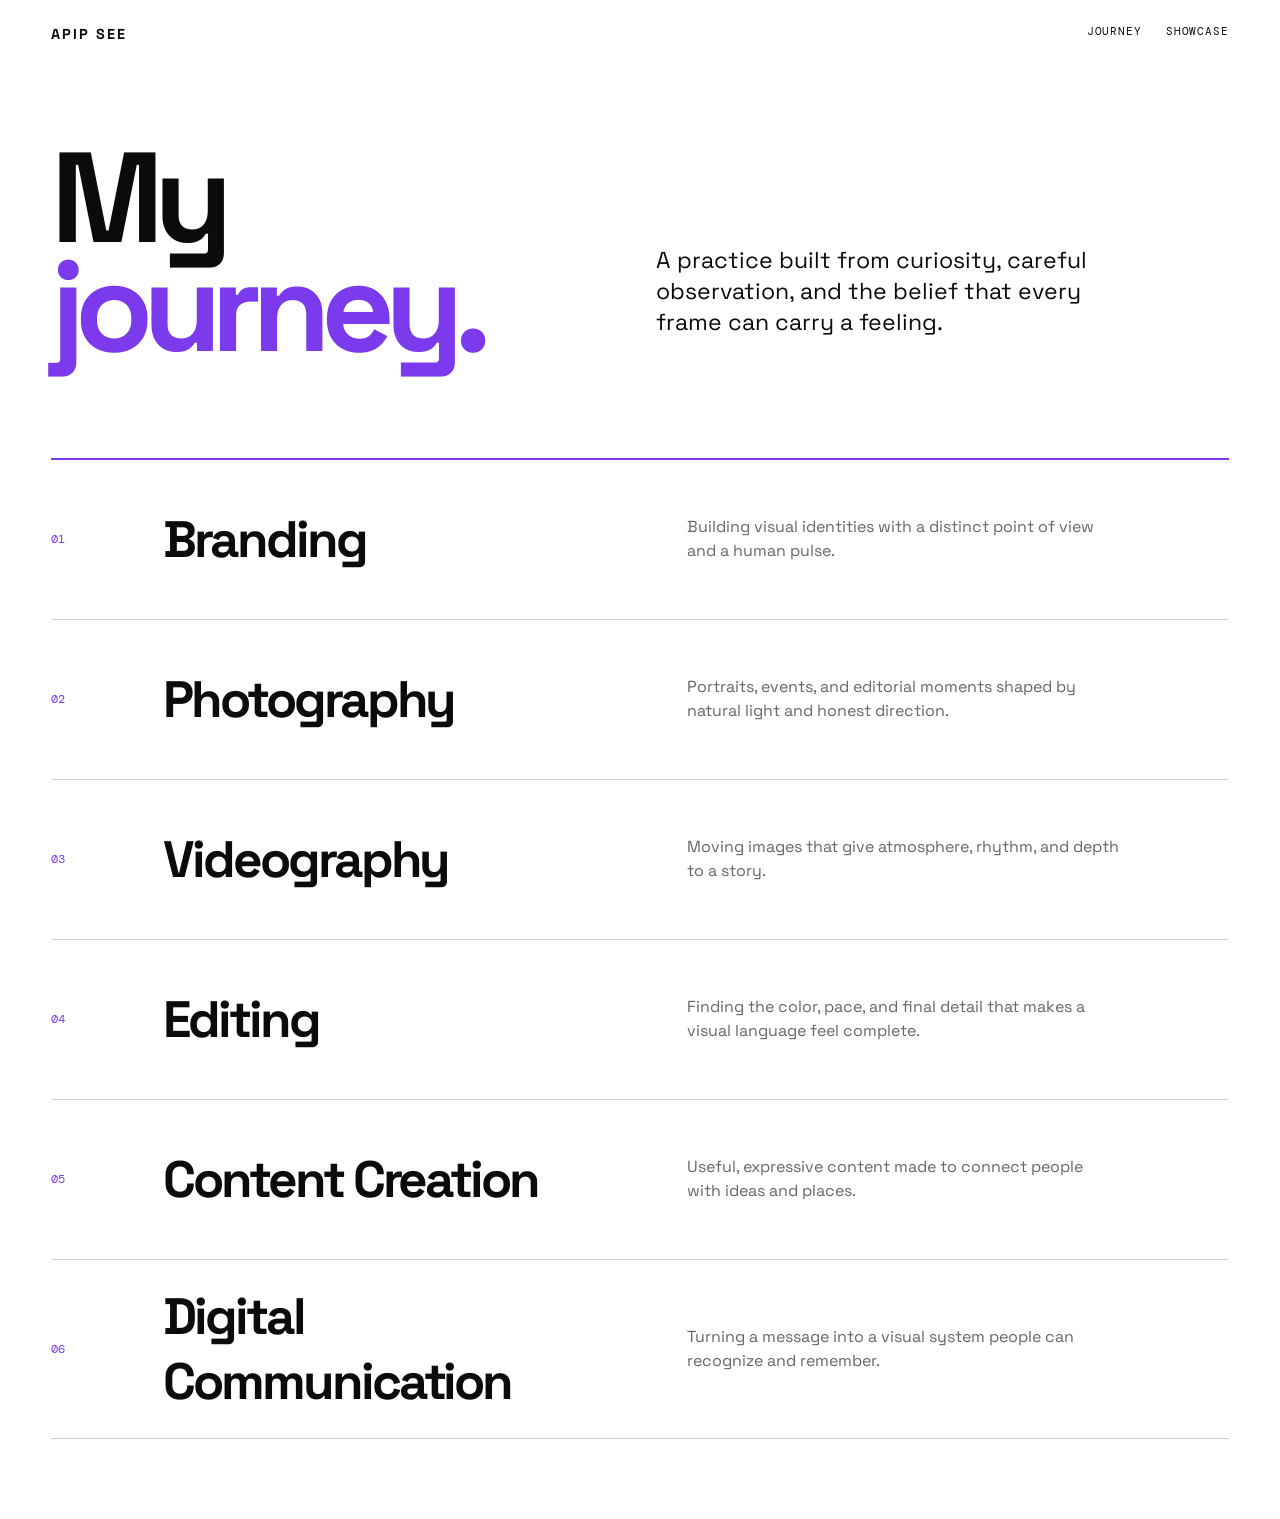
<file: journey.html>
<!DOCTYPE html>
<html lang="en">
  <head>
    <meta charset="UTF-8" />
    <meta name="viewport" content="width=device-width, initial-scale=1.0" />
    <meta name="description" content="The APIP SEE creative journey." />
    <title>Journey | APIP SEE</title>
    <link rel="stylesheet" href="assets/css/style.css" />
  </head>
  <body>
    <header class="site-header">
      <a class="brand" href="journey.html">APIP SEE</a>
      <nav class="site-nav" aria-label="Main navigation">
        <a href="journey.html" aria-current="page">Journey</a>
        <a href="showcase.html">Showcase</a>
      </nav>
    </header>
    <main class="page-shell">
      <section class="page-intro reveal">
        <h1>My<br /><em>journey.</em></h1>
        <p>A practice built from curiosity, careful observation, and the belief that every frame can carry a feeling.</p>
      </section>
      <section class="journey-list" aria-label="Creative services">
        <article class="journey-card"><h2>Branding</h2><p>Building visual identities with a distinct point of view and a human pulse.</p></article>
        <article class="journey-card"><h2>Photography</h2><p>Portraits, events, and editorial moments shaped by natural light and honest direction.</p></article>
        <article class="journey-card"><h2>Videography</h2><p>Moving images that give atmosphere, rhythm, and depth to a story.</p></article>
        <article class="journey-card"><h2>Editing</h2><p>Finding the color, pace, and final detail that makes a visual language feel complete.</p></article>
        <article class="journey-card"><h2>Content Creation</h2><p>Useful, expressive content made to connect people with ideas and places.</p></article>
        <article class="journey-card"><h2>Digital Communication</h2><p>Turning a message into a visual system people can recognize and remember.</p></article>
      </section>
    </main>
    <script src="assets/js/script.js"></script>
  </body>
</html>
</file>
<file: assets/css/style.css>
@import url('https://fonts.googleapis.com/css2?family=DM+Mono:wght@400;500&family=Space+Grotesk:wght@400;500;600;700&display=swap');

:root {
  --ink: #0b0b0d;
  --paper: #ffffff;
  --acid: #ffffff;
  --violet: #7c3aed;
  --line: rgba(17, 17, 15, 0.2);
  --muted: #67665f;
  --pad: clamp(1.25rem, 4vw, 4rem);
}

* { box-sizing: border-box; }
html { scroll-behavior: smooth; }
body { margin: 0; background: var(--paper); color: var(--ink); font-family: 'Space Grotesk', sans-serif; overflow-x: hidden; }
a { color: inherit; text-decoration: none; }
img { display: block; width: 100%; }

.site-header { align-items: center; display: flex; justify-content: space-between; padding: 1.5rem var(--pad); position: absolute; top: 0; width: 100%; z-index: 5; }
.brand { font-size: .9rem; font-weight: 700; letter-spacing: .14em; }
.site-nav { display: flex; gap: 1.5rem; }
.site-nav a, .eyebrow, .section-number, .portrait-label, .slide-count { font-family: 'DM Mono', monospace; font-size: .68rem; letter-spacing: .08em; text-transform: uppercase; }
.site-nav a { border-bottom: 1px solid transparent; padding-bottom: .25rem; }
.site-nav a:hover { border-color: currentColor; }

.home-shell { margin: auto; max-width: 1440px; padding: 8rem var(--pad) 3rem; }
.hero-grid { align-items: end; display: grid; gap: clamp(2rem, 8vw, 9rem); grid-template-columns: minmax(0, 1fr) minmax(280px, 39vw); min-height: 75vh; }
.eyebrow { color: var(--muted); margin: 0 0 2rem; }
h1 { font-size: clamp(3.6rem, 9vw, 9.4rem); letter-spacing: -.08em; line-height: .85; margin: 0; }
h1 em { color: var(--violet); font-style: normal; }
.hero-role { font-size: clamp(1rem, 1.5vw, 1.35rem); margin: 2rem 0 0; }
.hero-role span { color: var(--violet); padding: 0 .35rem; }
.social-links { border-top: 1px solid var(--line); display: flex; flex-wrap: wrap; gap: .75rem 1.3rem; margin-top: 3rem; max-width: 38rem; padding-top: 1rem; }
.social-links a { color: var(--muted); font-size: .85rem; }
.social-links a:hover { color: var(--violet); }
.hero-actions { display: flex; flex-wrap: wrap; gap: .75rem; margin-top: 2.5rem; }
.button { align-items: center; border: 1px solid var(--ink); display: inline-flex; font-size: .8rem; gap: 2rem; justify-content: space-between; min-width: 9rem; padding: .9rem 1rem; transition: background .25s, color .25s, transform .25s; }
.button:hover { transform: translateY(-3px); }
.button-primary { background: var(--ink); color: var(--paper); }
.button-primary:hover { background: var(--violet); border-color: var(--violet); }
.button-outline:hover { background: var(--violet); color: var(--paper); }
.hero-portrait { aspect-ratio: 3 / 4; overflow: hidden; position: relative; }
.hero-portrait img { height: 100%; object-fit: cover; object-position: center top; filter: saturate(.82); }
.portrait-label { background: var(--acid); bottom: 0; padding: .7rem; position: absolute; right: 0; }
.home-note { align-items: start; border-top: 1px solid var(--line); display: grid; gap: 2rem; grid-template-columns: 5rem 1fr; margin-top: 5rem; padding-top: 1.2rem; }
.home-note p { font-size: clamp(1.2rem, 2.4vw, 2.4rem); letter-spacing: -.04em; margin: 0; max-width: 34rem; }

.page-shell { margin: auto; max-width: 1440px; padding: 9rem var(--pad) 5rem; }
.page-intro { display: grid; gap: 2rem; grid-template-columns: 1fr 1fr; margin-bottom: 6rem; }
.page-intro h1 { font-size: clamp(4rem, 10vw, 10rem); }
.page-intro p { align-self: end; font-size: clamp(1rem, 1.8vw, 1.5rem); line-height: 1.35; max-width: 28rem; }
.journey-list { border-top: 2px solid var(--violet); counter-reset: journey; }
.journey-card { align-items: center; border-bottom: 1px solid var(--line); counter-increment: journey; display: grid; gap: 2rem; grid-template-columns: 5rem 1fr 1.1fr; min-height: 10rem; opacity: 0; padding: 1.5rem 0; transform: translateX(2rem); transition: opacity .7s ease, transform .7s ease; }
.journey-card.is-visible { opacity: 1; transform: translateX(0); }
.journey-card::before { color: var(--violet); content: '0' counter(journey); font-family: 'DM Mono', monospace; font-size: .75rem; }
.journey-card h2 { font-size: clamp(1.6rem, 4vw, 3.5rem); letter-spacing: -.06em; margin: 0; }
.journey-card p { color: var(--muted); line-height: 1.5; margin: 0; max-width: 27rem; }

.showcase-page { background: var(--ink); color: var(--paper); min-height: 100vh; overflow: hidden; }
.showcase-page .site-header { color: var(--paper); }
.showcase { height: 100vh; position: relative; }
.showcase .slider { height: 100%; overflow: hidden; position: relative; }
.showcase .slide { inset: 0; opacity: 0; position: absolute; transition: opacity .6s ease; visibility: hidden; }
.showcase .slide.is-active { opacity: 1; visibility: visible; }
.showcase .slide-image { height: 100%; object-fit: cover; object-position: center top; }
.showcase .slide::after { background: linear-gradient(0deg, rgba(0,0,0,.7), transparent 60%); content: ''; inset: 0; position: absolute; }
.showcase .slide-content { bottom: clamp(5rem, 10vh, 8rem); left: var(--pad); max-width: 38rem; position: absolute; z-index: 1; }
.showcase h1 { color: var(--paper); font-size: clamp(3rem, 8vw, 8rem); }
.showcase .slide-content p { color: rgba(242,239,232,.75); font-size: 1rem; margin: 1rem 0 0; }
.slide-dots { align-items: center; display: flex; gap: .7rem; left: 50%; position: absolute; top: 5rem; transform: translateX(-50%); z-index: 3; }
.slide-dot { background: rgba(242,239,232,.45); border: 0; border-radius: 50%; cursor: pointer; height: 8px; padding: 0; transition: background .2s, transform .2s; width: 8px; }
.slide-dot.active { background: var(--violet); transform: scale(1.35); }
.slide-count { bottom: 2rem; color: rgba(242,239,232,.65); position: absolute; right: var(--pad); z-index: 3; }
.showcase-back { bottom: 2rem; color: var(--paper); font-size: .8rem; left: var(--pad); position: absolute; z-index: 3; }

.reveal { opacity: 0; transform: translateY(1.5rem); transition: opacity .8s ease, transform .8s ease; }
.reveal.is-visible { opacity: 1; transform: translateY(0); }
.reveal-delay { transition-delay: .15s; }

@media (max-width: 700px) {
  .site-header { padding-top: 1.1rem; }
  .site-nav { gap: .8rem; }
  .hero-grid, .page-intro { grid-template-columns: 1fr; }
  .home-shell, .page-shell { padding-top: 6rem; }
  .hero-grid { min-height: auto; }
  .hero-portrait { margin: 1rem 0 0 auto; width: min(78vw, 22rem); }
  .home-note { margin-top: 3rem; }
  .journey-card { gap: 1rem; grid-template-columns: 2.5rem 1fr; padding: 1.4rem 0; }
  .journey-card p { grid-column: 2; }
  .page-intro { margin-bottom: 3rem; }
  .showcase .slide-image { height: 108%; }
  .showcase .slide-content { bottom: 6rem; }
}

@media (max-width: 700px) and (orientation: portrait) {
  .site-header { align-items: flex-start; }
  .brand { font-size: .8rem; }
  .site-nav { font-size: .72rem; }
  .home-shell { padding: 5.5rem var(--pad) 2rem; }
  .hero-grid { gap: 2.75rem; }
  .hero-copy h1 { font-size: clamp(3.25rem, 15vw, 5.2rem); }
  .hero-role { font-size: .95rem; line-height: 1.5; margin-top: 1.5rem; }
  .social-links { gap: .7rem 1rem; margin-top: 2rem; }
  .hero-actions { margin-top: 2rem; }
  .button { min-width: 8.5rem; }
  .hero-portrait { margin: 0; width: 100%; }
  .home-note { gap: 1rem; grid-template-columns: 3rem 1fr; margin-top: 3.5rem; }
  .home-note p { font-size: 1.4rem; }
  .page-shell { padding: 5.5rem var(--pad) 3rem; }
  .page-intro h1 { font-size: clamp(3.8rem, 17vw, 6rem); }
  .page-intro p { font-size: 1.05rem; }
  .showcase .slide-content { bottom: 5.5rem; left: var(--pad); }
  .showcase h1 { font-size: clamp(3.4rem, 15vw, 5.5rem); }
  .slide-dots { top: 4.5rem; }
}

/* HD phones: compact width, usually 360px CSS viewport */
@media (max-width: 374px) and (orientation: portrait) {
  :root { --pad: 1rem; }
  .site-header { padding-top: .9rem; }
  .site-nav { gap: .55rem; }
  .site-nav a, .brand { font-size: .62rem; }
  .home-shell { padding-top: 5rem; }
  .hero-copy h1 { font-size: clamp(2.8rem, 14vw, 4.2rem); }
  .hero-role { font-size: .82rem; }
  .social-links { font-size: .75rem; gap: .55rem .8rem; }
  .button { flex: 1 1 0; min-width: 0; padding: .8rem .7rem; }
  .home-note p { font-size: 1.2rem; }
  .showcase .slide-content { bottom: 5rem; }
  .showcase h1 { font-size: clamp(3rem, 14vw, 4.5rem); }
}

/* FHD phones: common 390-430px CSS viewport */
@media (min-width: 375px) and (max-width: 430px) and (orientation: portrait) {
  .hero-portrait { aspect-ratio: 4 / 5; }
  .hero-copy h1 { max-width: 8ch; }
  .showcase .slide-image { height: 106%; }
}

/* UHD phones: tall portrait screens such as 1440x3200 physical pixels */
@media (min-width: 431px) and (max-width: 700px) and (min-height: 850px) and (orientation: portrait) {
  :root { --pad: 2rem; }
  .home-shell { padding-top: 7rem; }
  .hero-grid { gap: 3.5rem; }
  .hero-copy h1 { font-size: clamp(4.2rem, 13vw, 6.5rem); }
  .hero-portrait { aspect-ratio: 3 / 4; }
  .home-note p { font-size: 1.7rem; }
  .showcase .slide-content { bottom: 7rem; }
  .showcase h1 { font-size: clamp(4.2rem, 13vw, 6.5rem); }
  .slide-dots { top: 5.5rem; }
}
</file>
